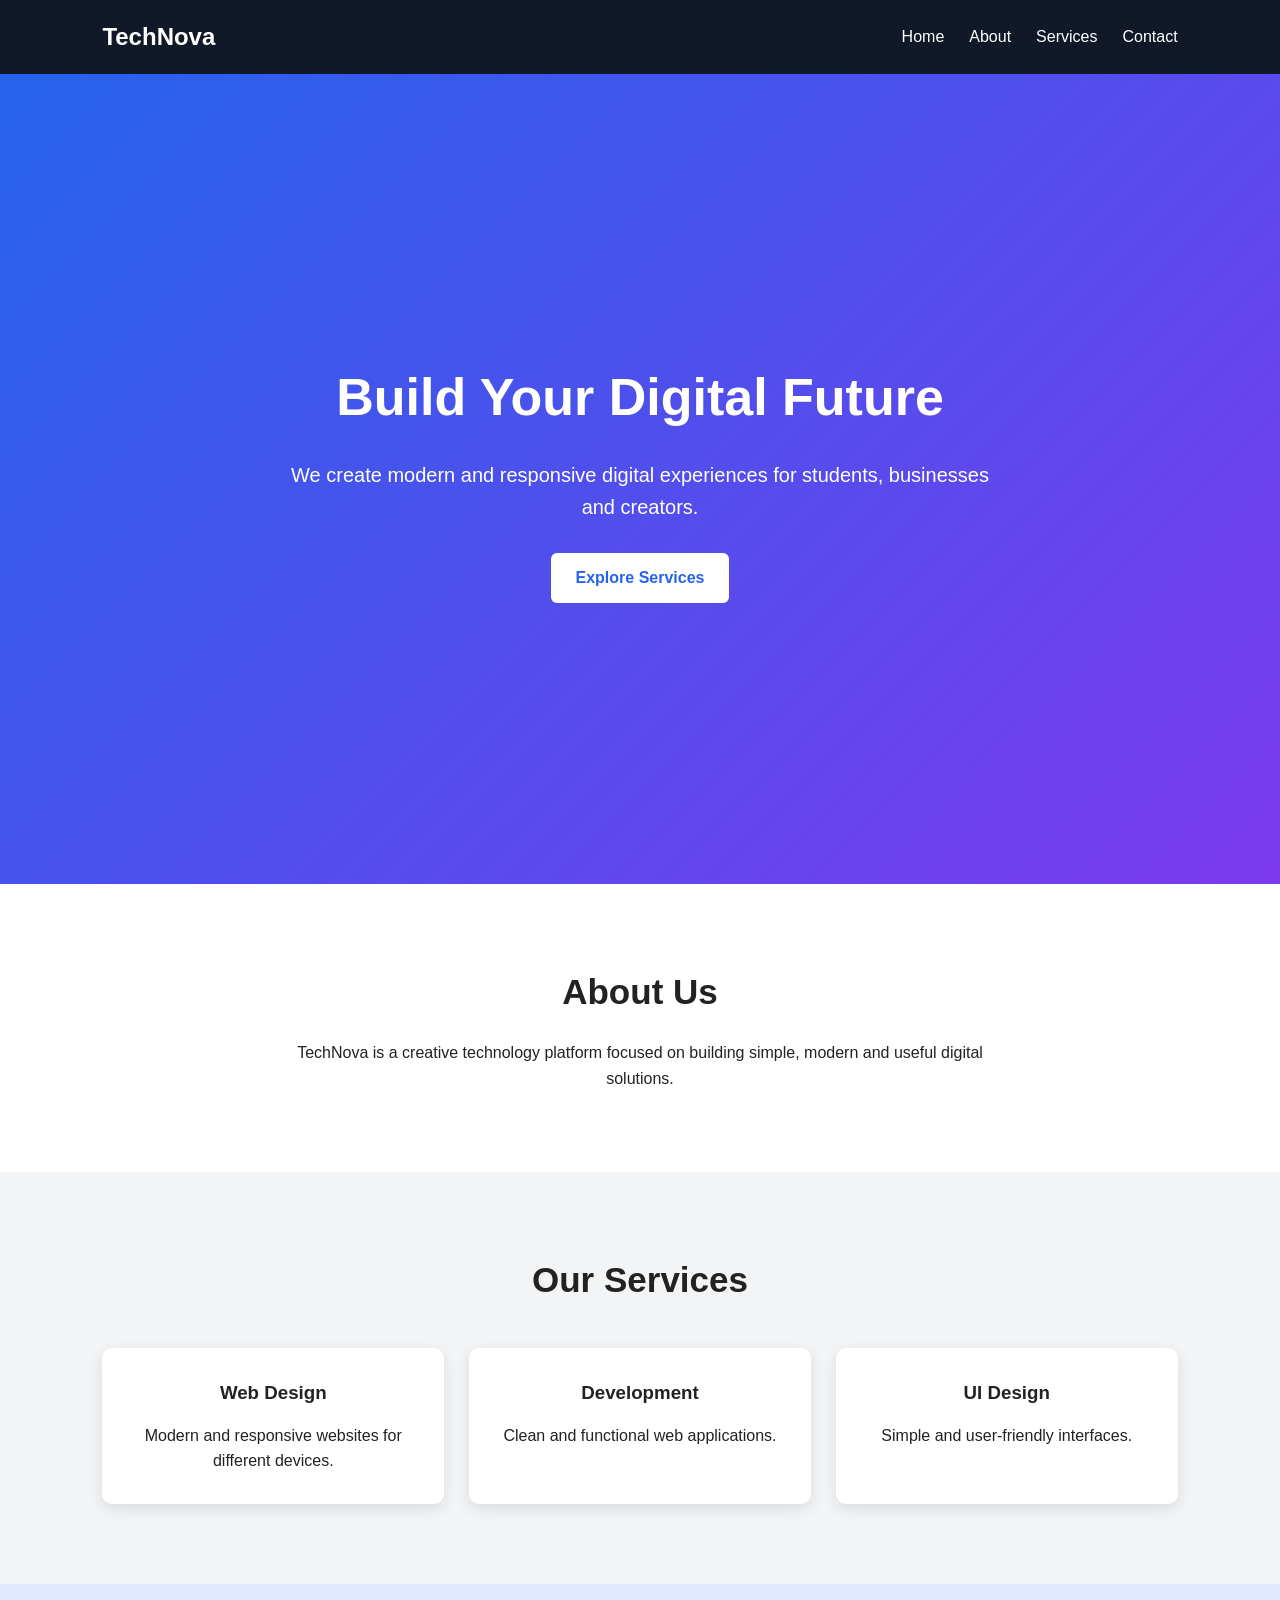
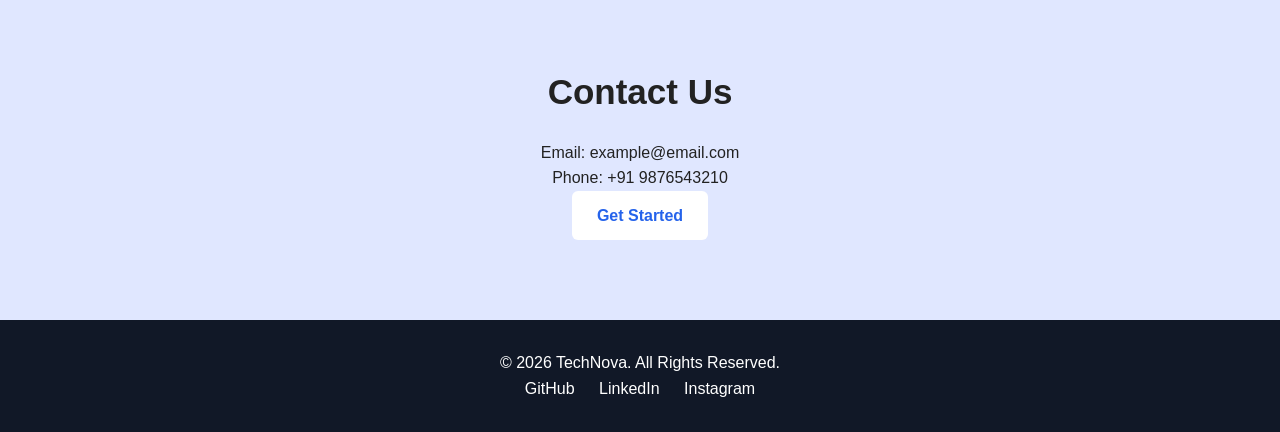
<file: WebDev-L1-LandingPage/index.html>
<!DOCTYPE html>
<html lang="en">

<head>
  
    <meta charset="UTF-8">

    <meta name="viewport"
          content="width=device-width, initial-scale=1.0">

    <title>TechNova - Landing Page</title>

    <link rel="stylesheet" href="style.css">
</head>

<body>

    <!-- Navigation Bar -->
    <nav class="navbar">

        <h2 class="logo">TechNova</h2>

        <div class="nav-links">
            <a href="#home">Home</a>
            <a href="#about">About</a>
            <a href="#services">Services</a>
            <a href="#contact">Contact</a>
        </div>

    </nav>


    <!-- Hero Section -->
    <section id="home" class="hero">

        <div class="hero-content">

            <h1>Build Your Digital Future</h1>

            <p>
                We create modern and responsive digital
                experiences for students, businesses and creators.
            </p>

            <a href="#services" class="btn">
                Explore Services
            </a>

        </div>

    </section>


    <!-- About Section -->
    <section id="about" class="section">

        <h2>About Us</h2>

        <p>
            TechNova is a creative technology platform focused
            on building simple, modern and useful digital solutions.
        </p>

    </section>


    <!-- Services Section -->
    <section id="services" class="section services">

        <h2>Our Services</h2>

        <div class="service-container">

            <div class="service-card">
                <h3>Web Design</h3>

                <p>
                    Modern and responsive websites for different devices.
                </p>
            </div>


            <div class="service-card">
                <h3>Development</h3>

                <p>
                    Clean and functional web applications.
                </p>
            </div>


            <div class="service-card">
                <h3>UI Design</h3>

                <p>
                    Simple and user-friendly interfaces.
                </p>
            </div>

        </div>

    </section>


    <!-- Contact Section -->
    <section id="contact" class="section contact">

        <h2>Contact Us</h2>

        <p>Email: example@email.com</p>

        <p>Phone: +91 9876543210</p>

        <a href="#" class="btn">
            Get Started
        </a>

    </section>


    <!-- Footer -->
    <footer>

        <p>
            © 2026 TechNova. All Rights Reserved.
        </p>

        <div>
            <a href="#">GitHub</a>
            <a href="#">LinkedIn</a>
            <a href="#">Instagram</a>
        </div>

    </footer>

</body>

</html>
</file>
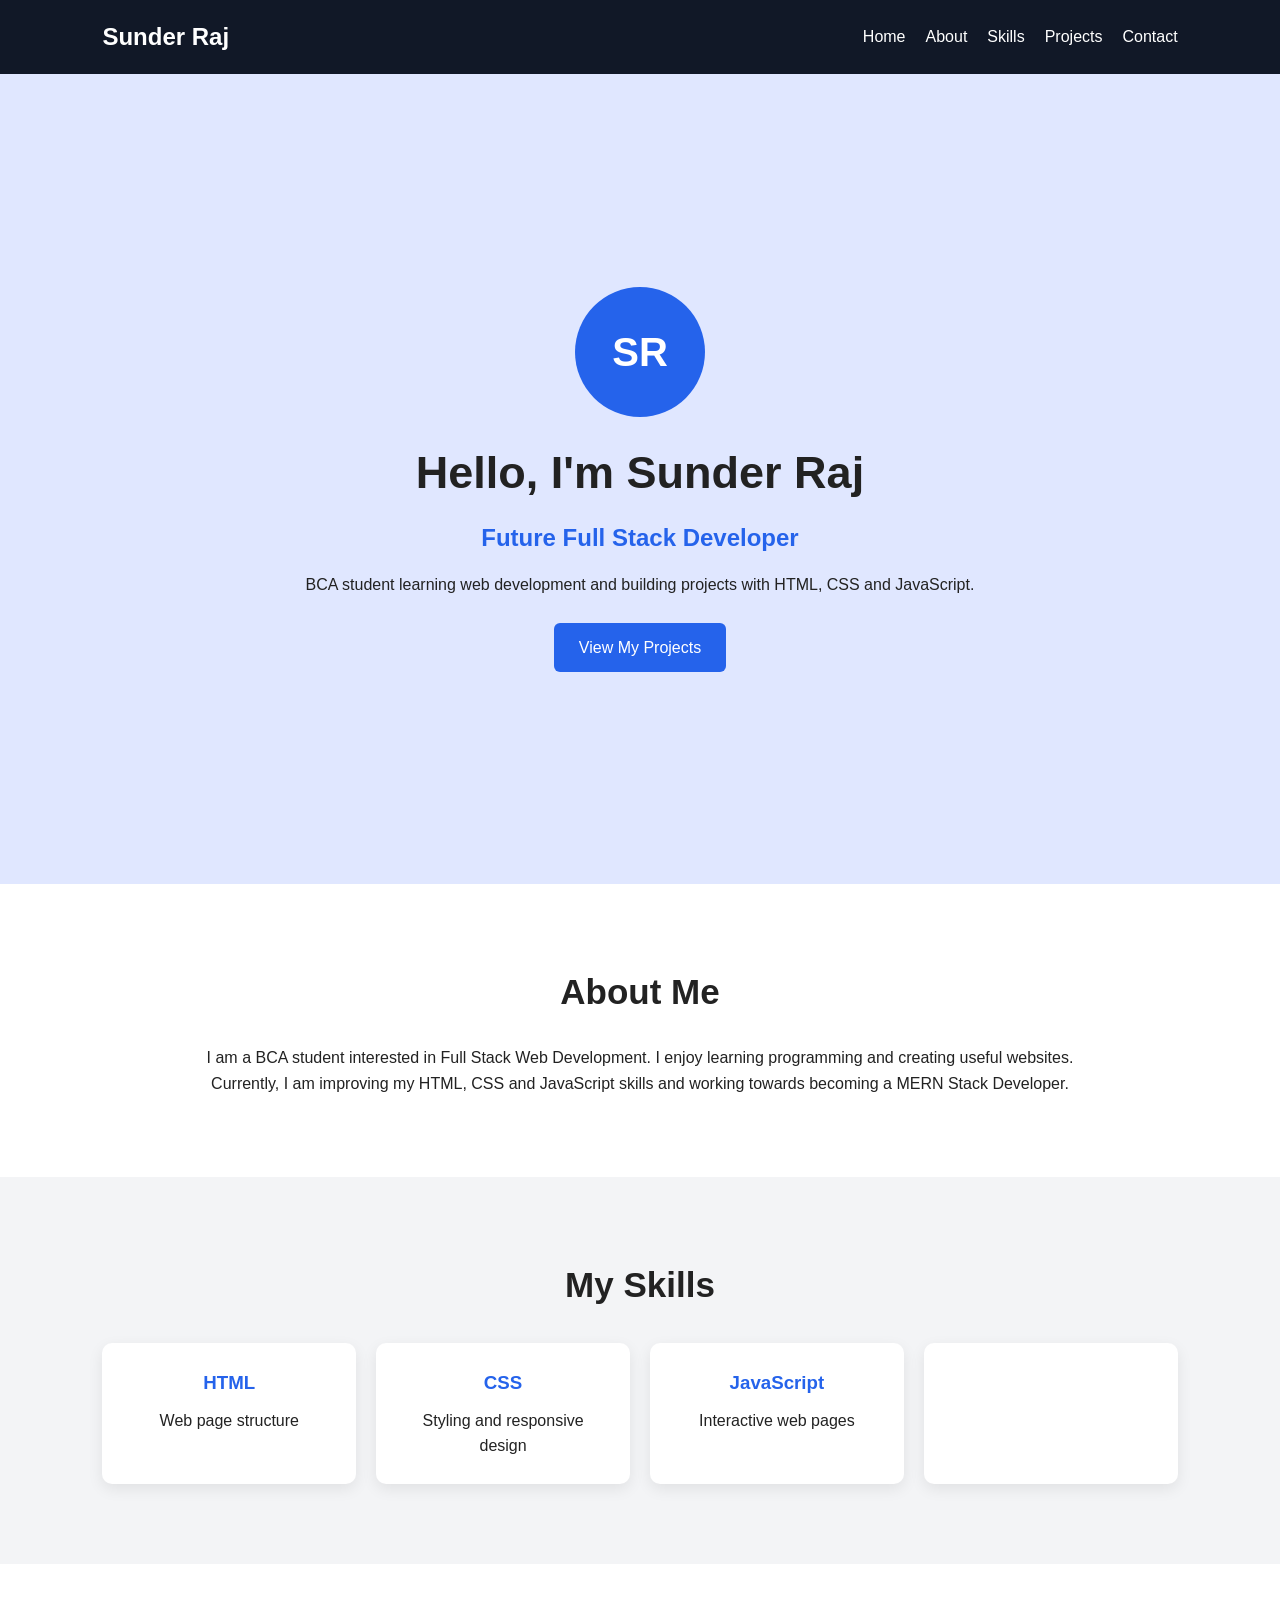
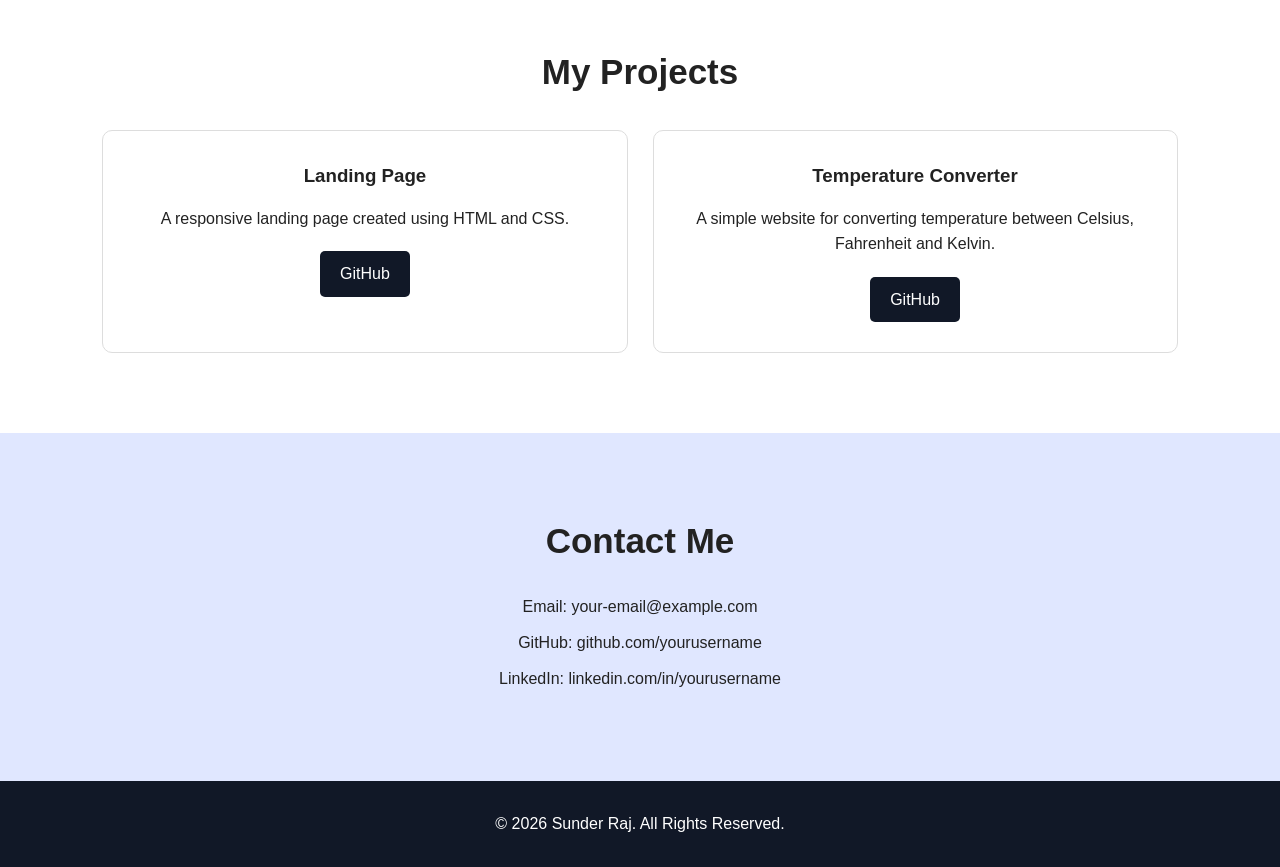
<file: WebDev-L1-PersonalPortfolio/index.html>
<!DOCTYPE html>
<html lang="en">

<head>

    <meta charset="UTF-8">

    <meta name="viewport"
          content="width=device-width, initial-scale=1.0">

    <title>Sunder Raj | Portfolio</title>

    <link rel="stylesheet" href="style.css">

</head>

<body>

    <!-- Navigation -->
    <nav class="navbar">

        <h2 class="logo">Sunder Raj</h2>

        <div class="nav-links">
            <a href="#home">Home</a>
            <a href="#about">About</a>
            <a href="#skills">Skills</a>
            <a href="#projects">Projects</a>
            <a href="#contact">Contact</a>
        </div>

    </nav>


    <!-- Hero Section -->
    <section id="home" class="hero">

        <div class="hero-text">

            <div class="profile-placeholder">
                SR
            </div>

            <h1>Hello, I'm Sunder Raj</h1>

            <h2>Future Full Stack Developer</h2>

            <p>
                BCA student learning web development
                and building projects with HTML, CSS
                and JavaScript.
            </p>

            <a href="#projects" class="btn">
                View My Projects
            </a>

        </div>

    </section>


    <!-- About Section -->
    <section id="about" class="section">

        <h2>About Me</h2>

        <p>
            I am a BCA student interested in Full Stack
            Web Development. I enjoy learning programming
            and creating useful websites.
        </p>

        <p>
            Currently, I am improving my HTML, CSS and
            JavaScript skills and working towards becoming
            a MERN Stack Developer.
        </p>

    </section>


    <!-- Skills Section -->
    <section id="skills" class="section skills">

        <h2>My Skills</h2>

        <div class="skill-container">

            <div class="skill">
                <h3>HTML</h3>
                <p>Web page structure</p>
            </div>

            <div class="skill">
                <h3>CSS</h3>
                <p>Styling and responsive design</p>
            </div>

            <div class="skill">
                <h3>JavaScript</h3>
                <p>Interactive web pages</p>
            </div>

            <div class="skill">
                
                
            </div>

        </div>

    </section>


    <!-- Projects Section -->
    <section id="projects" class="section">

        <h2>My Projects</h2>

        <div class="project-container">

            <div class="project-card">

                <h3>Landing Page</h3>

                <p>
                    A responsive landing page created
                    using HTML and CSS.
                </p>

                <a href="#" class="project-btn">
                    GitHub
                </a>

            </div>


            <div class="project-card">

                <h3>Temperature Converter</h3>

                <p>
                    A simple website for converting
                    temperature between Celsius,
                    Fahrenheit and Kelvin.
                </p>

                <a href="#" class="project-btn">
                    GitHub
                </a>

            </div>

        </div>

    </section>


    <!-- Contact Section -->
    <section id="contact" class="section contact">

        <h2>Contact Me</h2>

        <p>
            Email: your-email@example.com
        </p>

        <p>
            GitHub: github.com/yourusername
        </p>

        <p>
            LinkedIn: linkedin.com/in/yourusername
        </p>

    </section>


    <!-- Footer -->
    <footer>

        <p>
            © 2026 Sunder Raj. All Rights Reserved.
        </p>

    </footer>

</body>

</html>
</file>
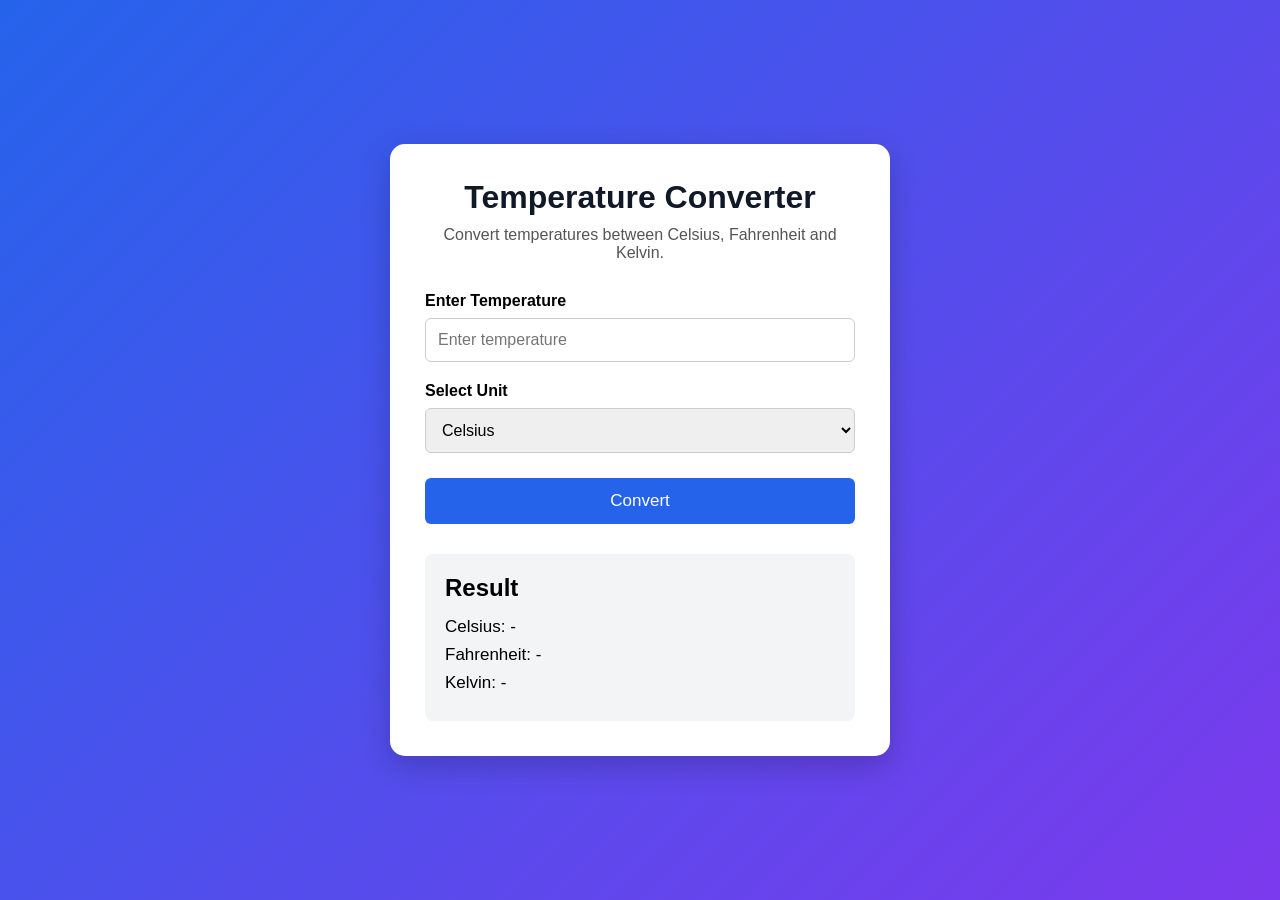
<file: WebDev-L1-TemperatureConverter/index.html>
<!DOCTYPE html>
<html lang="en">

<head>

    <meta charset="UTF-8">

    <meta name="viewport"
          content="width=device-width, initial-scale=1.0">

    <title>Temperature Converter</title>

    <link rel="stylesheet" href="style.css">

</head>

<body>

    <div class="container">

        <div class="converter">

            <h1>Temperature Converter</h1>

            <p class="description">
                Convert temperatures between
                Celsius, Fahrenheit and Kelvin.
            </p>


            <!-- Temperature Input -->

            <label for="temperature">
                Enter Temperature
            </label>

            <input
                type="number"
                id="temperature"
                placeholder="Enter temperature"
            >


            <!-- Unit Selection -->

            <label for="unit">
                Select Unit
            </label>

            <select id="unit">

                <option value="celsius">
                    Celsius
                </option>

                <option value="fahrenheit">
                    Fahrenheit
                </option>

                <option value="kelvin">
                    Kelvin
                </option>

            </select>


            <!-- Convert Button -->

            <button onclick="convertTemperature()">
                Convert
            </button>


            <!-- Result -->

            <div class="result">

                <h2>Result</h2>

                <p id="celsiusResult">
                    Celsius: -
                </p>

                <p id="fahrenheitResult">
                    Fahrenheit: -
                </p>

                <p id="kelvinResult">
                    Kelvin: -
                </p>

            </div>

        </div>

    </div>


    <script src="script.js"></script>

</body>

</html>
</file>
<file: WebDev-L1-LandingPage/style.css>
* {
    margin: 0;
    padding: 0;
    box-sizing: border-box;
}

html {
    scroll-behavior: smooth;
}

body {
    font-family: Arial, sans-serif;
    line-height: 1.6;
    color: #222;
}


/* Navigation */

.navbar {
    position: sticky;
    top: 0;
    z-index: 1000;

    display: flex;
    justify-content: space-between;
    align-items: center;

    padding: 18px 8%;

    background: #111827;
}

.logo {
    color: white;
    font-size: 24px;
}

.nav-links {
    display: flex;
    gap: 25px;
}

.nav-links a {
    color: white;
    text-decoration: none;
}

.nav-links a:hover {
    color: #60a5fa;
}


/* Hero */

.hero {
    min-height: 90vh;

    display: flex;
    justify-content: center;
    align-items: center;

    text-align: center;

    padding: 40px 20px;

    background: linear-gradient(135deg, #2563eb, #7c3aed);

    color: white;
}

.hero-content {
    max-width: 700px;
}

.hero h1 {
    font-size: 52px;
    margin-bottom: 20px;
}

.hero p {
    font-size: 20px;
    margin-bottom: 30px;
}


/* Button */

.btn {
    display: inline-block;

    padding: 12px 25px;

    background: white;
    color: #2563eb;

    text-decoration: none;

    border-radius: 6px;

    font-weight: bold;
}

.btn:hover {
    background: #e5e7eb;
}


/* Sections */

.section {
    padding: 80px 8%;
    text-align: center;
}

.section h2 {
    font-size: 35px;
    margin-bottom: 20px;
}

.section > p {
    max-width: 700px;
    margin: auto;
}


/* Services */

.services {
    background: #f3f4f6;
}

.service-container {
    display: grid;

    grid-template-columns: repeat(3, 1fr);

    gap: 25px;

    margin-top: 40px;
}

.service-card {
    background: white;

    padding: 30px;

    border-radius: 10px;

    box-shadow: 0 5px 15px rgba(0, 0, 0, 0.1);
}

.service-card h3 {
    margin-bottom: 15px;
}


/* Contact */

.contact {
    background: #e0e7ff;
}


/* Footer */

footer {
    background: #111827;
    color: white;

    text-align: center;

    padding: 30px;
}

footer a {
    color: white;

    margin: 0 10px;

    text-decoration: none;
}


/* Mobile */

@media (max-width: 768px) {

    .navbar {
        flex-direction: column;
        gap: 15px;
    }

    .nav-links {
        flex-wrap: wrap;
        justify-content: center;
    }

    .hero h1 {
        font-size: 38px;
    }

    .service-container {
        grid-template-columns: 1fr;
    }
}
</file>
<file: WebDev-L1-PersonalPortfolio/style.css>
* {
    margin: 0;
    padding: 0;
    box-sizing: border-box;
}

html {
    scroll-behavior: smooth;
}

body {
    font-family: Arial, sans-serif;
    color: #222;
    line-height: 1.6;
}


/* Navbar */

.navbar {
    position: sticky;
    top: 0;
    z-index: 1000;

    display: flex;
    justify-content: space-between;
    align-items: center;

    padding: 18px 8%;

    background: #111827;
}

.logo {
    color: white;
}

.nav-links {
    display: flex;
    gap: 20px;
    flex-wrap: wrap;
}

.nav-links a {
    color: white;
    text-decoration: none;
}

.nav-links a:hover {
    color: #60a5fa;
}


/* Hero */

.hero {
    min-height: 90vh;

    display: flex;
    justify-content: center;
    align-items: center;

    text-align: center;

    padding: 40px 20px;

    background: #e0e7ff;
}

.hero-text {
    max-width: 700px;
}


/* Profile */

.profile-placeholder {
    width: 130px;
    height: 130px;

    margin: auto;
    margin-bottom: 20px;

    display: flex;
    align-items: center;
    justify-content: center;

    border-radius: 50%;

    background: #2563eb;
    color: white;

    font-size: 40px;
    font-weight: bold;
}


.hero h1 {
    font-size: 45px;
    margin-bottom: 10px;
}

.hero h2 {
    color: #2563eb;
    margin-bottom: 15px;
}

.hero p {
    margin-bottom: 25px;
}


/* Button */

.btn {
    display: inline-block;

    padding: 12px 25px;

    background: #2563eb;
    color: white;

    text-decoration: none;

    border-radius: 6px;
}

.btn:hover {
    background: #1d4ed8;
}


/* Sections */

.section {
    padding: 80px 8%;
    text-align: center;
}

.section h2 {
    font-size: 35px;
    margin-bottom: 25px;
}


/* Skills */

.skills {
    background: #f3f4f6;
}

.skill-container {
    display: grid;

    grid-template-columns: repeat(4, 1fr);

    gap: 20px;

    margin-top: 30px;
}

.skill {
    background: white;

    padding: 25px;

    border-radius: 10px;

    box-shadow:
        0 5px 15px rgba(0, 0, 0, 0.08);
}

.skill h3 {
    color: #2563eb;
    margin-bottom: 10px;
}


/* Projects */

.project-container {
    display: grid;

    grid-template-columns: repeat(2, 1fr);

    gap: 25px;

    margin-top: 30px;
}

.project-card {
    padding: 30px;

    border: 1px solid #ddd;

    border-radius: 10px;
}

.project-card h3 {
    margin-bottom: 15px;
}

.project-btn {
    display: inline-block;

    margin-top: 20px;

    padding: 10px 20px;

    background: #111827;
    color: white;

    text-decoration: none;

    border-radius: 5px;
}


/* Contact */

.contact {
    background: #e0e7ff;
}

.contact p {
    margin: 10px;
}


/* Footer */

footer {
    background: #111827;
    color: white;

    text-align: center;

    padding: 30px;
}


/* Mobile */

@media (max-width: 768px) {

    .navbar {
        flex-direction: column;
        gap: 15px;
    }

    .hero h1 {
        font-size: 35px;
    }

    .skill-container {
        grid-template-columns: 1fr;
    }

    .project-container {
        grid-template-columns: 1fr;
    }
}
</file>
<file: WebDev-L1-TemperatureConverter/style.css>
* {
    margin: 0;
    padding: 0;
    box-sizing: border-box;
}

body {
    font-family: Arial, sans-serif;

    min-height: 100vh;

    display: flex;
    justify-content: center;
    align-items: center;

    padding: 20px;

    background: linear-gradient(
        135deg,
        #2563eb,
        #7c3aed
    );
}

.container {
    width: 100%;
    max-width: 500px;
}

.converter {
    background: white;

    padding: 35px;

    border-radius: 15px;

    box-shadow:
        0 10px 30px rgba(0, 0, 0, 0.2);
}

h1 {
    text-align: center;

    margin-bottom: 10px;

    color: #111827;
}

.description {
    text-align: center;

    margin-bottom: 30px;

    color: #555;
}

label {
    display: block;

    margin-top: 20px;
    margin-bottom: 8px;

    font-weight: bold;
}

input,
select {
    width: 100%;

    padding: 12px;

    border: 1px solid #ccc;

    border-radius: 6px;

    font-size: 16px;
}

input:focus,
select:focus {
    outline: none;

    border-color: #2563eb;
}

button {
    width: 100%;

    margin-top: 25px;

    padding: 13px;

    border: none;

    border-radius: 6px;

    background: #2563eb;

    color: white;

    font-size: 17px;

    cursor: pointer;
}

button:hover {
    background: #1d4ed8;
}

.result {
    margin-top: 30px;

    padding: 20px;

    border-radius: 8px;

    background: #f3f4f6;
}

.result h2 {
    margin-bottom: 15px;
}

.result p {
    margin: 8px 0;

    font-size: 17px;
}


/* Mobile */

@media (max-width: 500px) {

    .converter {
        padding: 25px;
    }

    h1 {
        font-size: 28px;
    }
}
</file>
